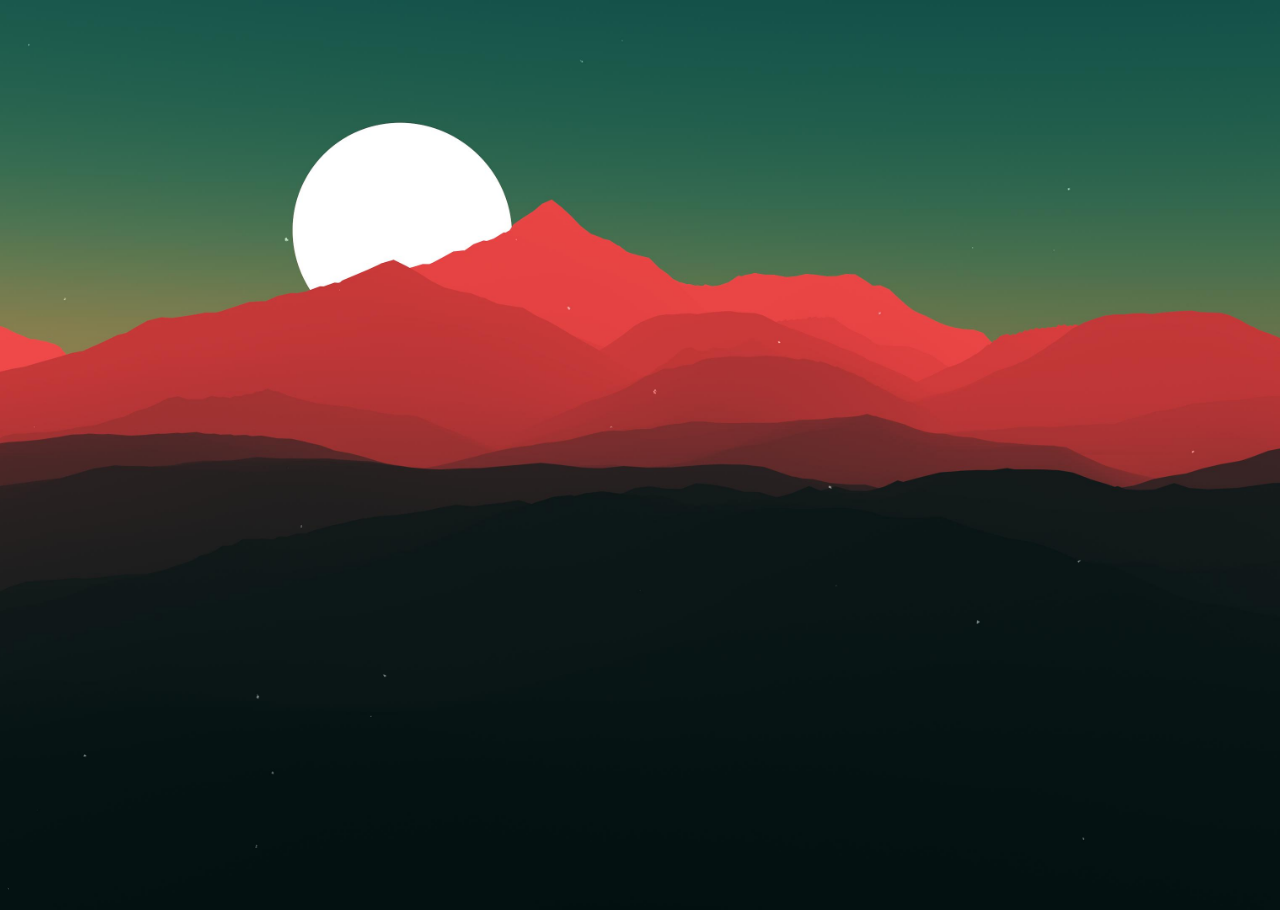
<file: index.html>
<!DOCTYPE html>
<html>
<head>
    <title>Website - Mike - home</title>
    <link rel="stylesheet" type="text/css" href="css/cs.css">
    <link rel="stylesheet" href="https://cdnjs.cloudflare.com/ajax/libs/font-awesome/4.7.0/css/font-awesome.min.css">

</head>
<body>
    <header>
    <!-- het logo van het bedrijf -->
    <img src="images/Untitled-11.ico" class="logo"> 

    <!-- Mijn naam (of de naam van het bedrijf waar je het voor maakt) -->
    <a class="naam">Mike</a>

    <!-- Dit is de navigation bar rechts boven in het schem -->
    <div class="navbar">
        <nav>
            <li><a href="https://www.tweakcentral.net/">Ander Project</a></li>
            <li><a href="contact.html">Contact</a></li>
            <li><a href="portfolio.html">Portfolio</a></li>
            <li><a href="index.html">Home</a></li>
        </nav>
    </div>
    </header>

    <!-- dit is het stukje content dus de tekst in het midden van het scherm -->
    <section id="container-solar">
        <div id="content-solar">
            <div class="content-item-solar">
                <img src="images/Solar.png">
                <span class="caption">Dit is mijn laatste project waar ik mee bezig ben het is momenteel nog in beta</span>  
                <span class="caption">Het is een programma gemaakt in C# dat gebruik maakt van Powershell, Regedit en wat andere foefjes</span>  
                <span class="caption">Om bepaalde aspecten in je pc te optimalizeren.</span>                 
            </div>
        </div>
    </section>

    <div class="links">
        <div class="footer">
            <a href="https://twitter.com" class="fa fa-twitter" target="_blank"></a>
            <a href="https://facebook.com" class="fa fa-facebook" target="_blank"></a>
            <a href="https://Pinterest.com" class="fa fa-pinterest" target="_blank"></a>
            <a href="https://Youtube.com" class="fa fa-youtube" target="_blank"></a>
        </div>
    </div>

</body>
</html>
</file>
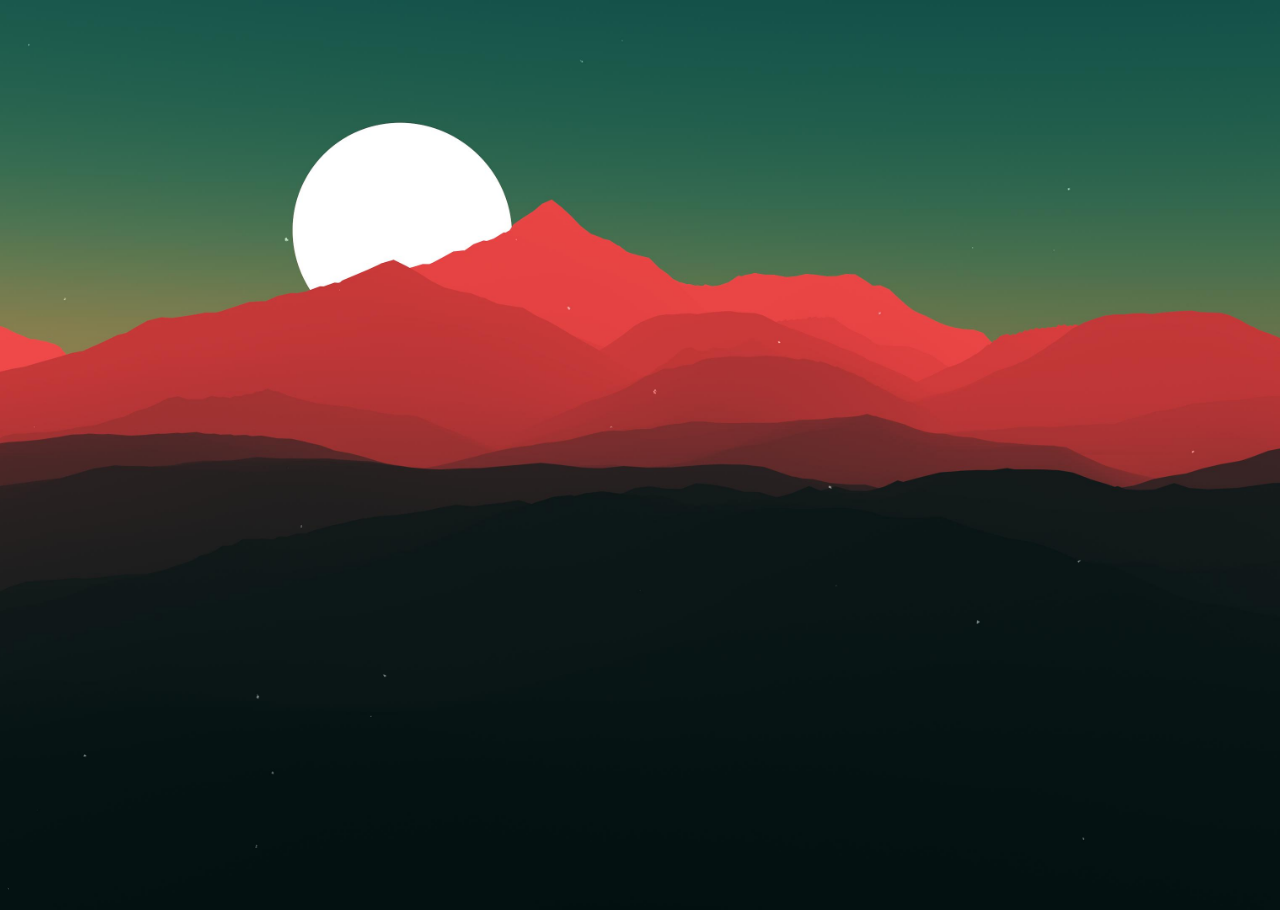
<file: about.html>
<!DOCTYPE html>
<html>
<head>
    <title>Website - Mike - about</title>
    <link rel="stylesheet" href="css/cs.css">
</head>
<body>
    <header>
    <!-- het logo van het bedrijf -->
    <img src="images/Untitled-11.ico" class="logo"> 

    <!-- Mijn naam (of de naam van het bedrijf waar je het voor maakt) -->
    <a class="naam">Astral</a>

    <!-- Dit is de navigation bar rechts boven in het schem -->
    <div class="navbar">
        <nav>
            <li><a href="about.html">about</a></li>
            <li><a href="contact.html">Contact</a></li>
            <li><a href="portfolio.html">Portfolio</a></li>
            <li><a href="index.html">Home</a></li>
        </nav>
    </div>
    </header>

    <!-- dit is het stukje content dus de tekst in het midden van het scherm -->
    <section class="hero">
        <div class="content">
            <small>Lorem, ipsum</small>
            <h1>Lorem, ipsum asdasd asd</h1>
            <button type="button" >Neem en kijkje</button>
        </div>
    </section>
</body>
</html>
</file>
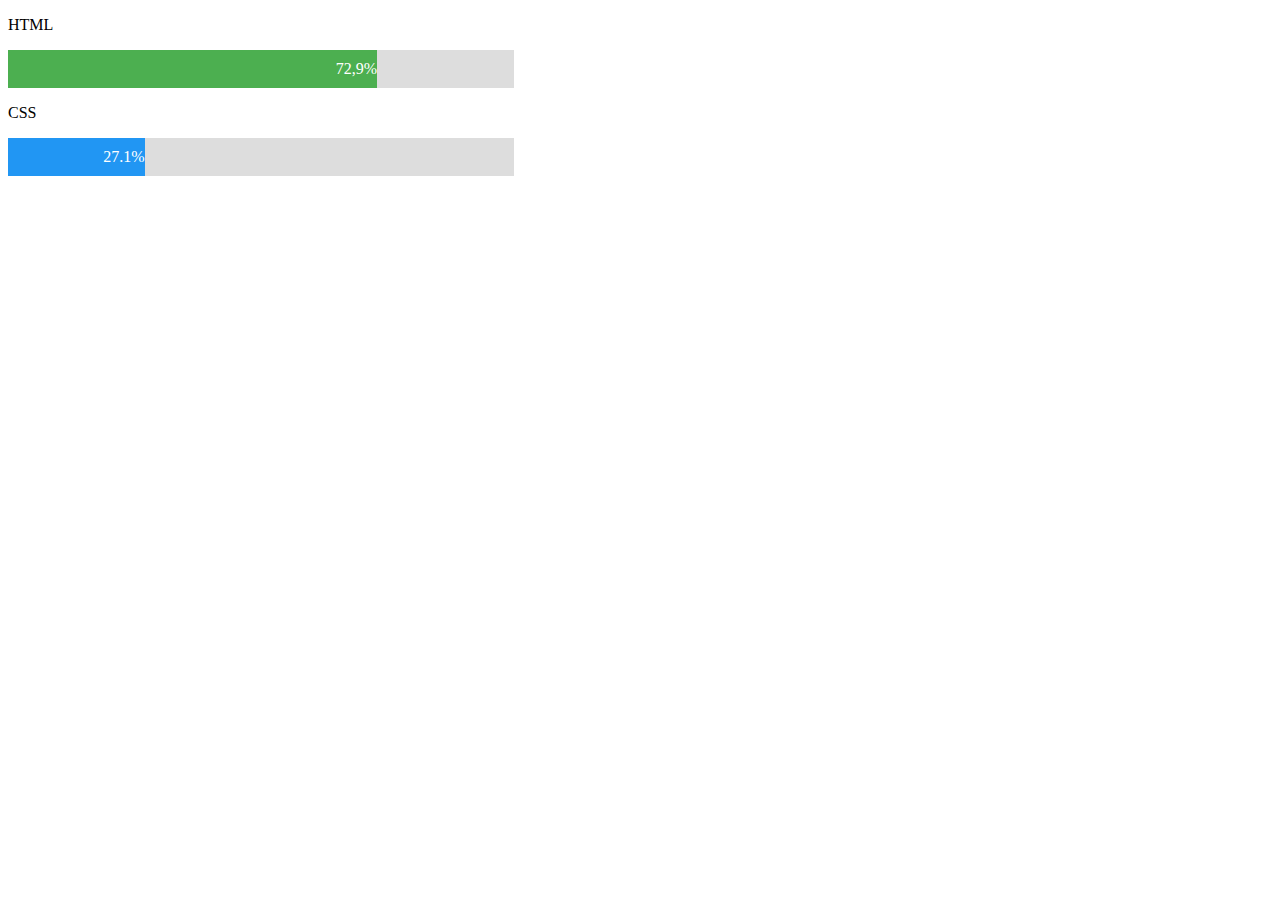
<file: test.html>
<!DOCTYPE html>
<html>
<head>
    <title>Website - Mike - home</title>
    <link rel="stylesheet" type="text/css" href="css/test.css">
</head>
<body>
    <!-- dit is het stukje content dus de tekst in het midden van het scherm -->
    <section class="hero">
        <div class="content-skills">
            <p>HTML</p>
            <div class="container-skills">
                <div class="skills html">72,9%</div>
            </div>

            <p>CSS</p>
            <div class="container-skills">
                <div class="skills css">27.1%</div>
            </div>
        </div>
    </section>
</body>
</html>
</file>
<file: css/cs.css>
* {
margin: 0;
font-family: "roboto-mono", monospace;
font-size: large;

}
body {
    width: 100%;
    height: 100vh;
    background-image:url(../images/red.jpg);
    background-size: cover;
    background-position: center;
    overflow: hidden;
    opacity: 0;
    animation: 1s fadein 0.5s forwards;
}

/* Navbar Section*/
nav, ul {
	list-style: none;
}
.logo {
    float: left;
    margin-top: 7px;
    margin-left: 10px;
    width: 50px;
    height: 50px;
    border-radius: 50%;
}

.naam {
    float: left;
    color: white;
    padding: 20px 20px;
    background-color: transparent;
}

.navbar{
    margin-top: 10px;
    width: 100%;
    height: 50px;
}

.navbar a {
    float:right;
    color: white;
    padding: 20px 20px;
    background-color: transparent;
    cursor: pointer;
    margin-left: 10px;
    text-decoration-line: none;
    margin-right: 10px;
}

.navbar a:hover {
    background-color: teal;    
}
/* eind Navbar Section */

/* Maybe voor nog iets voor later atm word het niet gebruikt meer */
button {
    margin-top: 10px;
    color: white;
    padding: 10px 25px;
    background-color: transparent;
    border: 1px solid;
    border-radius: 20px;
    outline: none;
    cursor: pointer;
}

button:hover{
    background-color:teal;
}

/* eind button */


/* Solar Section*/
#container-solar {
    height: 609px;
    width: 1129px;
    padding-top: 40px;
    padding-left: 20px;
    padding-right: 20px;
    margin: 0 auto;
}

#content-solar {
    height: 609px;
    width: 1129px;
    margin-top: 20px;
}
/* eind Solar Section*/

/* caption voor de texten onder images*/
.caption {
    display: block;
    color: white;
    text-align: center;
    margin-top: 10px;
    font-size: large;
}
/* eind caption*/


/* Portfolio Section*/
#Portfolio-Images {
    margin-top: 60px;
    clear: both;
    display: grid;
    flex-wrap: wrap;
    justify-content: center;
}

.row img{
    height: 330px;
    width: 450px;
    margin: 10px;
    transition: all 1s;
    opacity: 0.8;
    border-radius: 20px;
}

.row img:hover{
    transform: scale(1.1);
    animation: 1s fadein;
}


/* Form van het registreren van email*/
#contact-form {
    padding-top: 300px;
    padding-left: 20px;
    padding-right: 20px;
    margin: 0 auto;
}
form {
    text-align: center;
    color: white;
    
}
/* eind Email Form Registration*/



/* Footer Section*/
.footer {
    position: fixed;
    left: 0;
    bottom: 0;
    width: 100%;
    text-align: center;
    margin-bottom: 10px;
}

.links {
    display: block;
    text-align: center;
    margin-top: 10px;
    font-size: large;
}

/* Logos in de footers zelf Section*/
.fa {
    padding: 20px;
    display: block;
    font-size: 30px;
    width: 30px;
    text-align: center;
    text-decoration: none;
    border-radius: 50%;
  }

.fa-twitter {
    background: #55ACEE;
    color: white;
    opacity: 1;
}
.fa-pinterest {
    background:#cb2027;
    color: white;
    opacity: 1;
}

.fa-facebook {
    background: #3B5998;
    color: white;
    opacity: 1;
}

.fa-youtube {
    background:#bb0000;
    color: white;
    opacity: 1;
}

.fa:hover {
    opacity: 0.8;
}
/* eind Footer Section*/

/* Voor de Fade in Animation bij het laden van de website*/
@keyframes fadein {
	100% {
		opacity: 1;
	}
}
</file>
<file: css/test.css>
.container-skills {
    width: 40%;
    background-color: #ddd;
    position: relative;
	justify-content: center;
	text-align: center;
}

.skills {
    text-align: right;
    padding-top: 10px;
    padding-bottom: 10px;
    color: white;
}

.html {width: 73%; background-color: #4CAF50;}
.css {width: 27%; background-color: #2196F3;}
</file>
